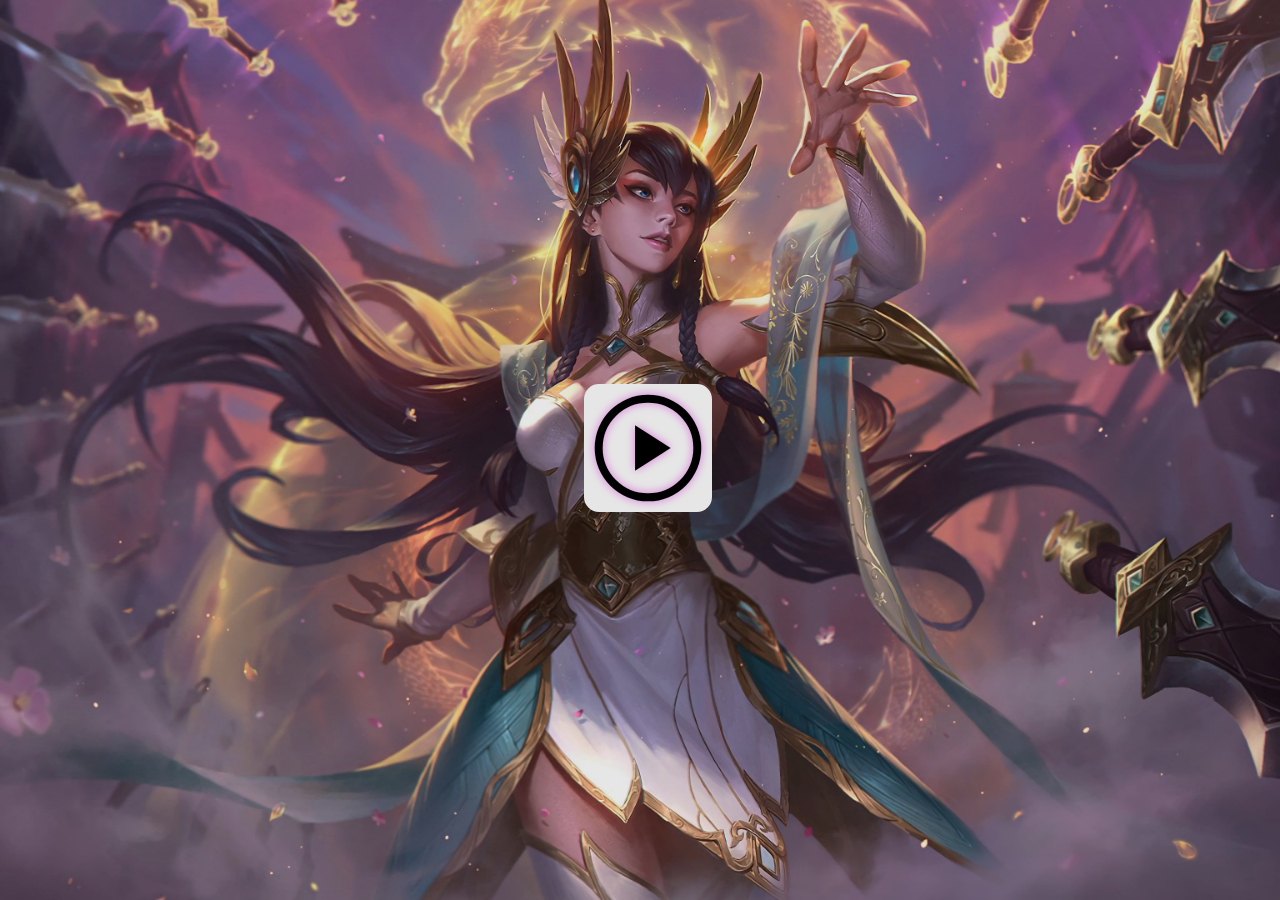
<file: index.html>
<!DOCTYPE html>
<html lang="pt-br">
<head>
    <meta charset="UTF-8">
    <meta http-equiv="X-UA-Compatible" content="IE=edge">
    <meta name="viewport" content="width=device-width, initial-scale=1.0">
    <title>Document</title>
    <link rel="stylesheet" href="estilos/styleRetrato.css">
    <link rel="stylesheet" href="estilos/styleMediaQuery.css">
    <link rel="stylesheet" href="https://fonts.googleapis.com/css2?family=Material+Symbols+Outlined:opsz,wght,FILL,GRAD@48,400,0,0" />

</head>
<body>

<header>
    
        <main>
            <div class="box">
                <a href="index2.html" target="_blank">
                    <span class="material-symbols-outlined">
                        play_circle
                    </span>
                </a>
            </div>
        </main>

</header>

</body>
</html>
</file>
<file: estilos/styleRetrato.css>
*{
    margin: 0;
    padding: 0;
    box-sizing: border-box;
    font-family: 'Poppins', sans-serif;
    
}

@import url('https://fonts.googleapis.com/css2?family=Poppins:ital,wght@0,100;0,200;0,300;0,400;0,600;0,700;1,100;1,200;1,300;1,400;1,500;1,600;1,700&display=swap');

body {

    justify-content: center;
    align-items: center;
    min-height: 100vh;
    background-color: rgb(5, 5, 5);
}
main {
    background: url(..//images2/IRELIARETRATO.jpg);
    background-size: cover;
    display: flex;
    justify-content: center;
    align-items: center;
    opacity: 0.9;
    width: 100vw;
    height: 100vh;
    background-position: center left;
    background-repeat: no-repeat;
    transition: 0.2s linear;
}

.box span {
    position: relative;
    color: rgb(0, 0, 0);
    background-color: #fff;
    text-shadow: 0px 0px 10px violet;
    border-radius: 15px;
    margin-left: 15px;
    font-size: 8em;
    z-index: 10 ;
    transition: 0.2s linear;
    cursor: pointer;
}
.box span:hover{
    transition: 0.2s linear;
    transform:scale(1.07);
    color: black;
    text-shadow: #fff 0px 0px 10px;
}

a {
    text-decoration: none;
    
}
</file>
<file: estilos/styleMediaQuery.css>
*{
    margin: 0;
    padding: 0;
    box-sizing: border-box;
    font-family: 'Poppins', sans-serif;
    
}

@import url('https://fonts.googleapis.com/css2?family=Poppins:ital,wght@0,100;0,200;0,300;0,400;0,600;0,700;1,100;1,200;1,300;1,400;1,500;1,600;1,700&display=swap');

@media screen and (min-width: 768px) and (max-width: 992px) {
    main {
        transition: 0.2s linear ;
        background-image: url(../images/wallpaperflare.com_wallpaper\ \(8\).jpg);
        width: 100vw;
        background-repeat: no-repeat;
        background-size: cover;
        background-position: center;
    }
 .carousel-img {
    width: 600px;
    height: 600px;
 }
}




@media screen and (min-width: 992px) {
    main {
        transition: 0.2s linear ;
        background-image: url(../images/wallpaperflare.com_wallpaper\ \(8\).jpg);
        width: 100vw;
        margin: auto;
        background-repeat: no-repeat;
        background-size: cover;
        background-position: center;
    }

}
</file>
